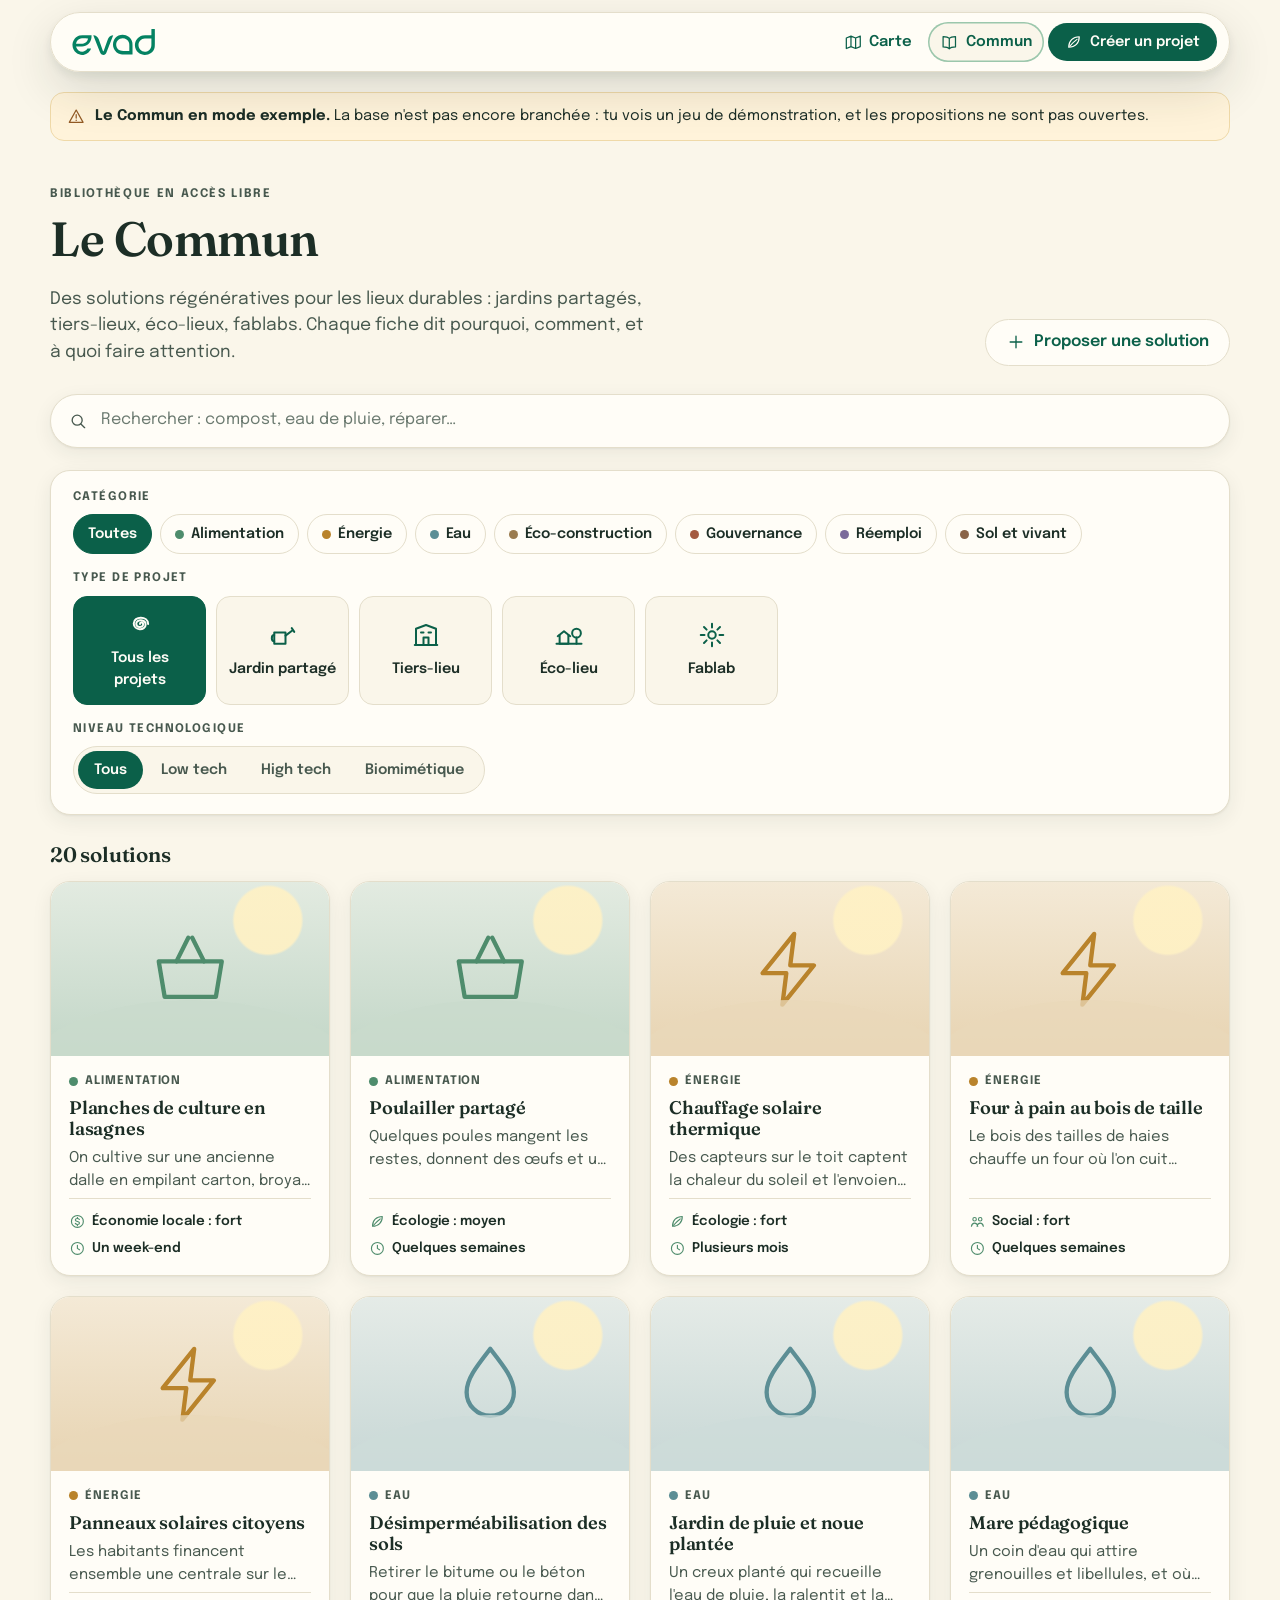
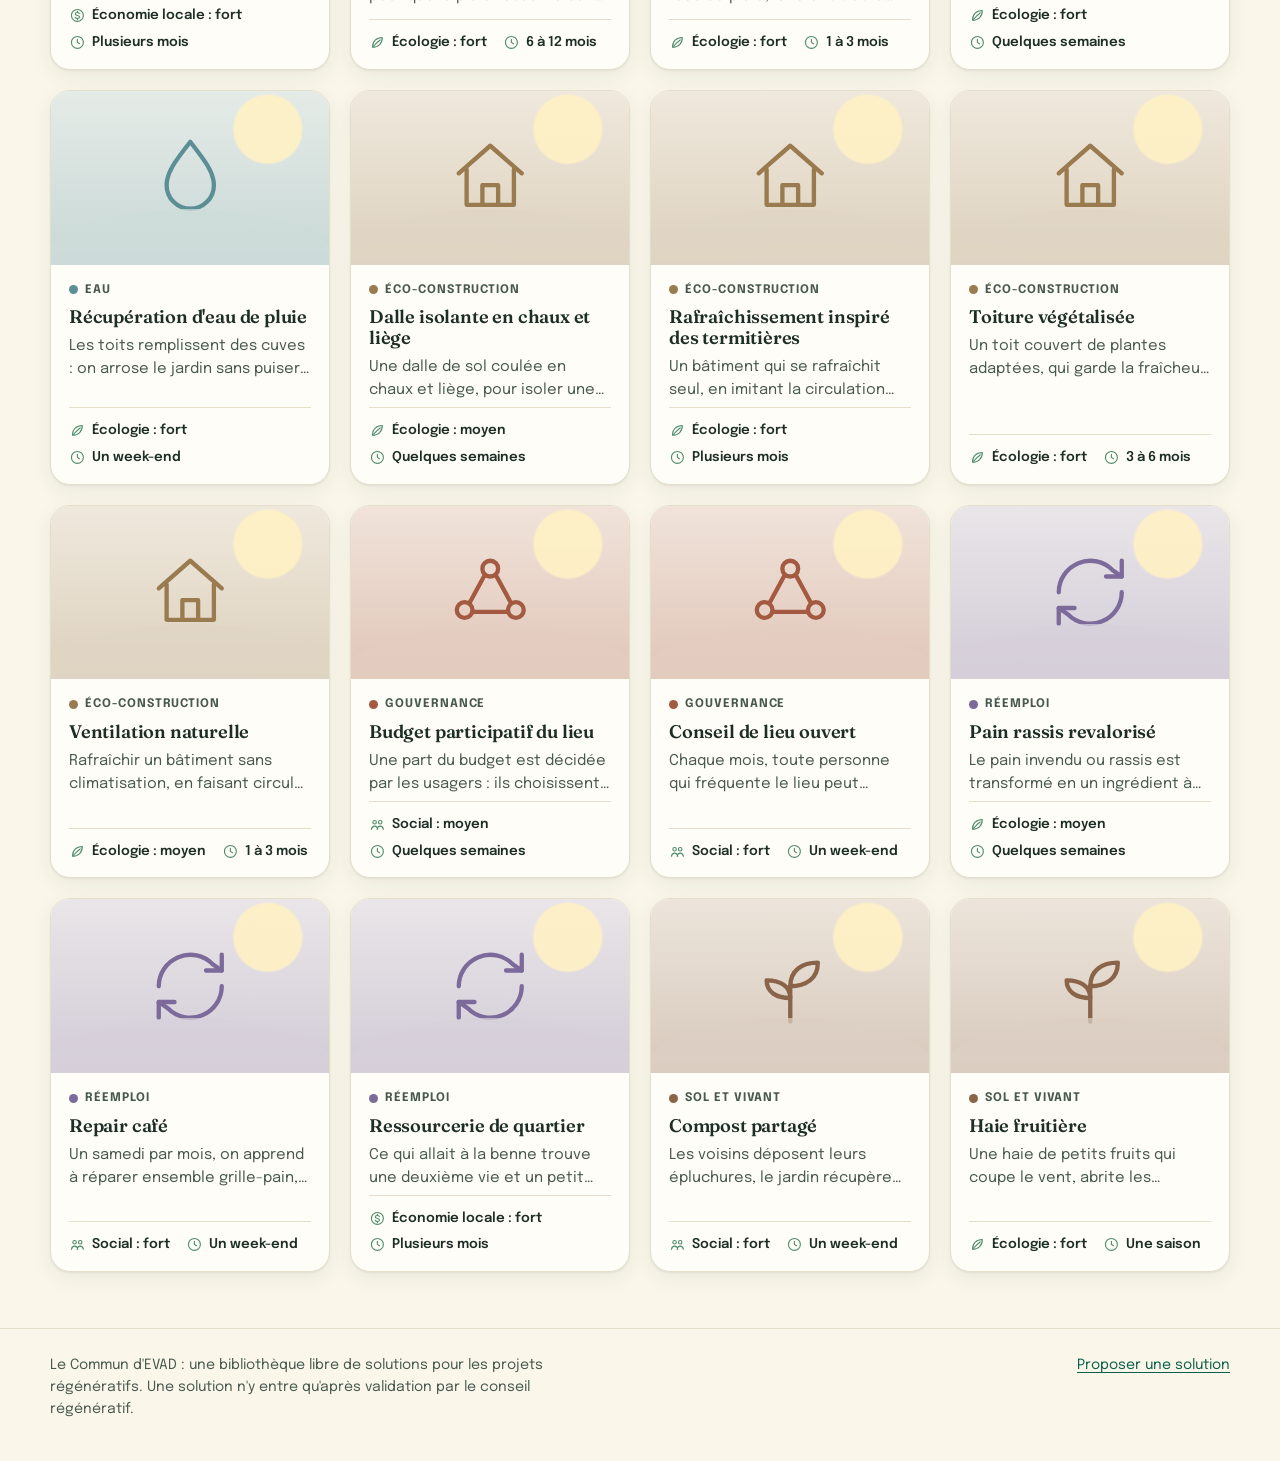
<file: le-commun/index.html>
<!doctype html>
<html lang="fr">
<head>
<meta charset="utf-8">
<meta name="viewport" content="width=device-width, initial-scale=1">
<title>Le Commun, EVAD</title>
<meta name="description" content="Le Commun d'EVAD : une bibliothèque libre de solutions régénératives pour les jardins partagés, tiers-lieux, éco-lieux et fablabs.">
<link rel="preconnect" href="https://fonts.googleapis.com">
<link rel="preconnect" href="https://fonts.gstatic.com" crossorigin>
<link rel="stylesheet" href="https://fonts.googleapis.com/css2?family=Epilogue:wght@400;500;600;700&family=Fraunces:ital,opsz,wght@0,9..144,500;0,9..144,600;0,9..144,700;1,9..144,500&display=swap">
<link rel="stylesheet" href="assets/css/styles.css">
<link rel="icon" type="image/svg+xml" href="assets/img/logo-evad.svg">
</head>
<body>
<a class="skip" href="#contenu">Aller au contenu</a>
<header class="entete">
  <a class="entete-logo" href="../index.html?intro=1" aria-label="EVAD, revenir à l'accueil"><img src="assets/img/logo-evad.svg" alt="EVAD" width="86" height="28"></a>
  <nav class="entete-nav" aria-label="Aller à">
    <a href="../index.html"><svg class="picto" viewBox="0 0 24 24" aria-hidden="true" focusable="false"><path d="M3 6.5l6-2.5 6 2.5 6-2.5v13.5l-6 2.5-6-2.5-6 2.5zM9 4v13.5M15 6.5V20"/></svg>Carte</a>
    <a href="index.html" aria-current="page"><svg class="picto" viewBox="0 0 24 24" aria-hidden="true" focusable="false"><path d="M12 7c-1.7-2-4.3-2.4-8-2.4V18c3.7 0 6.3.4 8 2.4 1.7-2 4.3-2.4 8-2.4V4.6c-3.7 0-6.3.4-8 2.4zM12 7v13.4"/></svg>Commun</a>
    <a class="btn btn-primaire" href="../rever.html"><svg class="picto" viewBox="0 0 24 24" aria-hidden="true" focusable="false"><path d="M5 19C5 10.5 10.5 5 19 5c0 8.5-5.5 14-14 14z"/><path d="M6.5 17.5C9.5 14 12.5 11 16 8.5"/></svg>Créer un projet</a>
  </nav>
</header>
<main id="contenu" class="conteneur">
  <div id="bandeau-mode" class="bandeau" role="status" hidden></div>
  <section class="hero">
    <div>
      <p class="surtitre">Bibliothèque en accès libre</p>
      <h1>Le Commun</h1>
      <p class="chapo">Des solutions régénératives pour les lieux durables : jardins partagés, tiers-lieux, éco-lieux, fablabs. Chaque fiche dit pourquoi, comment, et à quoi faire attention.</p>
    </div>
    <a class="btn btn-secondaire" href="proposer.html"><svg class="picto" viewBox="0 0 24 24" aria-hidden="true" focusable="false"><path d="M12 5v14M5 12h14"/></svg>Proposer une solution</a>
  </section>

  <form class="recherche" role="search" id="form-recherche">
    <label class="sr-only" for="q">Rechercher une solution</label>
    <svg class="picto" viewBox="0 0 24 24" aria-hidden="true" focusable="false"><circle cx="11" cy="11" r="6"/><path d="M20 20l-4.5-4.5"/></svg>
    <input id="q" name="q" type="search" placeholder="Rechercher : compost, eau de pluie, réparer…" autocomplete="off">
  </form>

  <section class="filtres" aria-label="Filtres">
    <div>
      <h2 class="filtre-titre" id="t-cat">Catégorie</h2>
      <div class="rangee" id="f-categorie" role="group" aria-labelledby="t-cat"></div>
    </div>
    <div>
      <h2 class="filtre-titre" id="t-type">Type de projet</h2>
      <div class="tuiles" id="f-type" role="group" aria-labelledby="t-type"></div>
    </div>
    <div>
      <h2 class="filtre-titre" id="t-niv">Niveau technologique</h2>
      <div class="segment" id="f-niveau" role="group" aria-labelledby="t-niv"></div>
    </div>
  </section>

  <div class="resultats-tete">
    <h2 id="compteur" aria-live="polite">Chargement des solutions…</h2>
    <a id="reinit" href="index.html" hidden>Réinitialiser les filtres</a>
  </div>
  <ul class="grille" id="grille" aria-label="Solutions">
    <li class="squelette" aria-hidden="true"></li><li class="squelette" aria-hidden="true"></li><li class="squelette" aria-hidden="true"></li>
  </ul>
  <div class="vide" id="vide" hidden>
    <p><strong>Aucune solution ne correspond à cette recherche.</strong></p>
    <p>Essaie un autre mot ou retire un filtre. Si la solution que tu cherches manque au Commun, propose-la.</p>
    <p><a class="btn btn-secondaire" href="index.html" id="reinit-2">Réinitialiser les filtres</a> <a class="btn btn-primaire" href="proposer.html">Proposer une solution</a></p>
  </div>
</main>
<footer class="pied">
  <div class="conteneur">
    <p>Le Commun d'EVAD : une bibliothèque libre de solutions pour les projets régénératifs. Une solution n'y entre qu'après validation par le conseil régénératif.</p>
    <p><a href="proposer.html">Proposer une solution</a></p>
  </div>
</footer>
<noscript><p class="conteneur">Le Commun a besoin de JavaScript pour afficher les solutions.</p></noscript>
<script src="assets/js/config.js"></script>
<script src="assets/js/picto.js"></script>
<script src="assets/vendor/fuse.min.js"></script>
<script src="assets/js/api.js"></script>
<script src="assets/js/ui.js"></script>
<script src="assets/js/liste.js"></script>
</body>
</html>
</file>
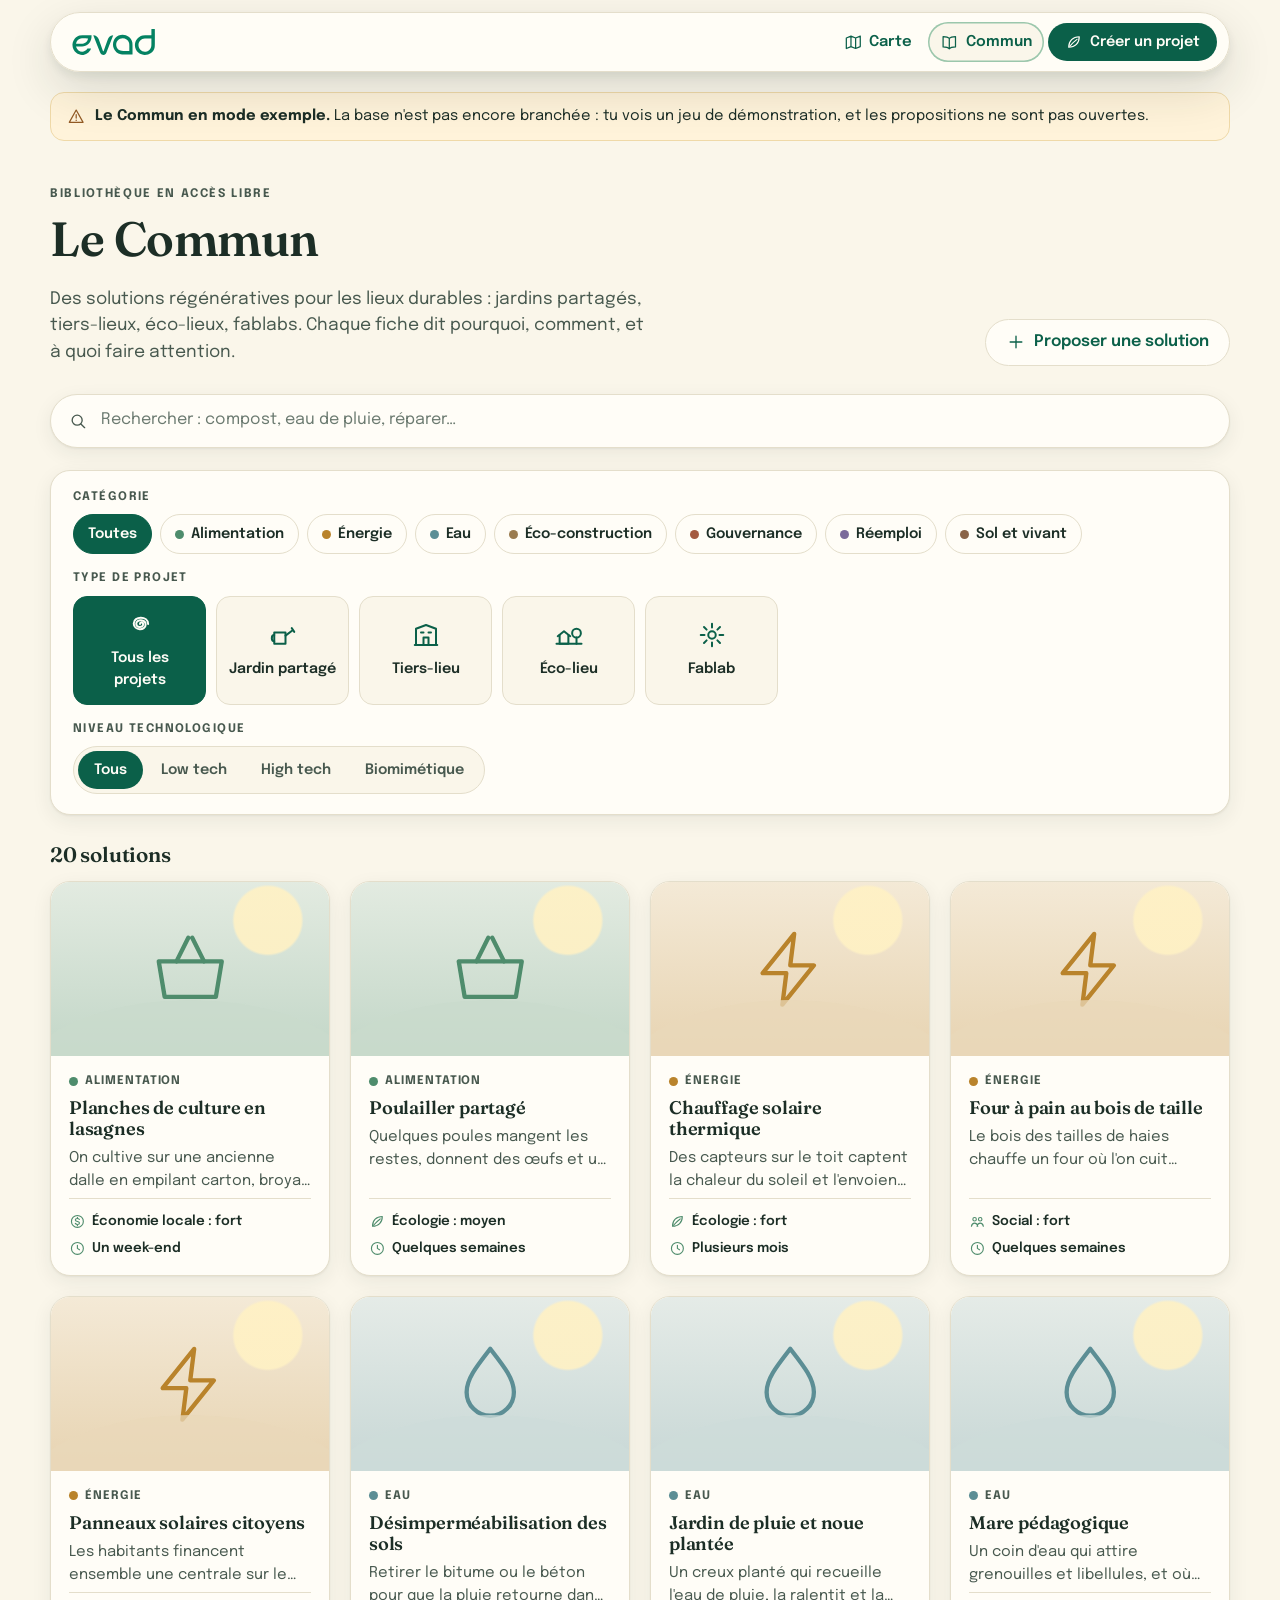
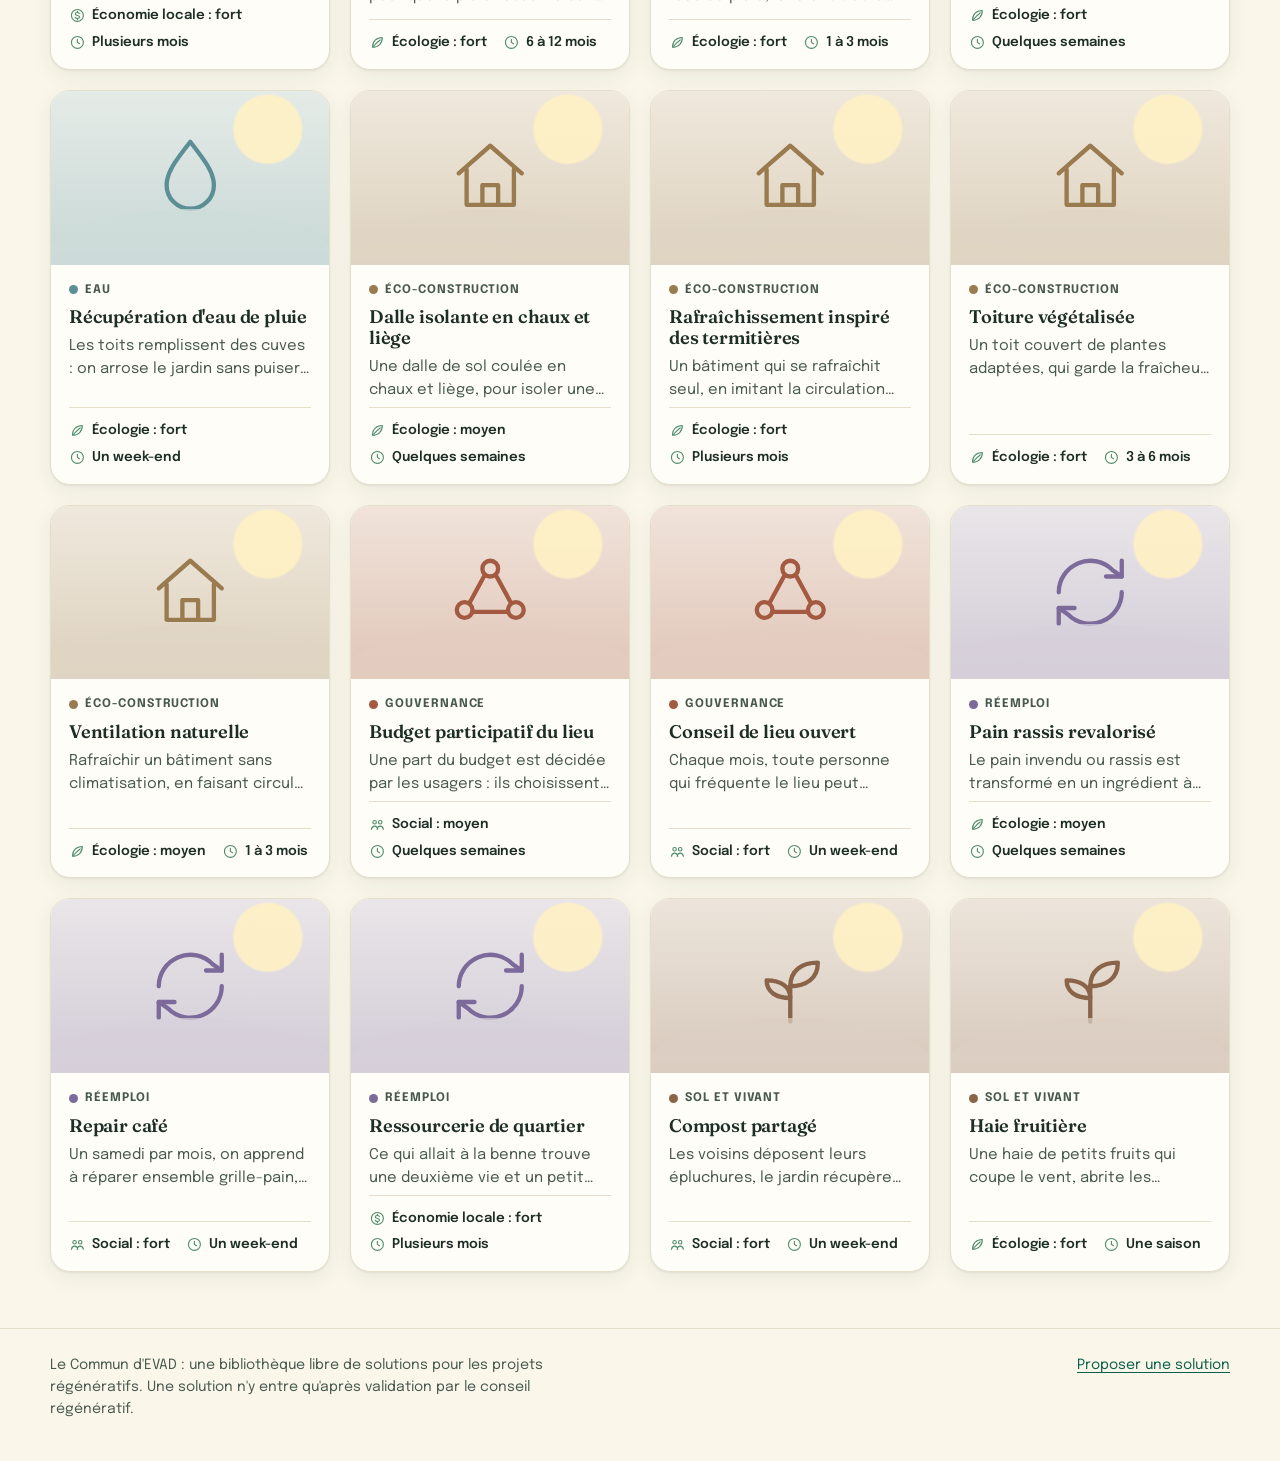
<file: commun.html>
<!doctype html>
<html lang="fr">
<head>
<meta charset="utf-8">
<meta name="viewport" content="width=device-width, initial-scale=1">
<title>Le Commun, EVAD</title>
<meta name="robots" content="noindex">
<script>
(function () {
  var sol = new URLSearchParams(location.search).get("sol");
  location.replace(sol ? "le-commun/solution.html?slug=" + encodeURIComponent(sol) : "le-commun/");
})();
</script>
<meta http-equiv="refresh" content="0; url=le-commun/">
</head>
<body>
<p>Le Commun a déménagé : <a href="le-commun/">ouvrir le Commun</a>.</p>
</body>
</html>
</file>
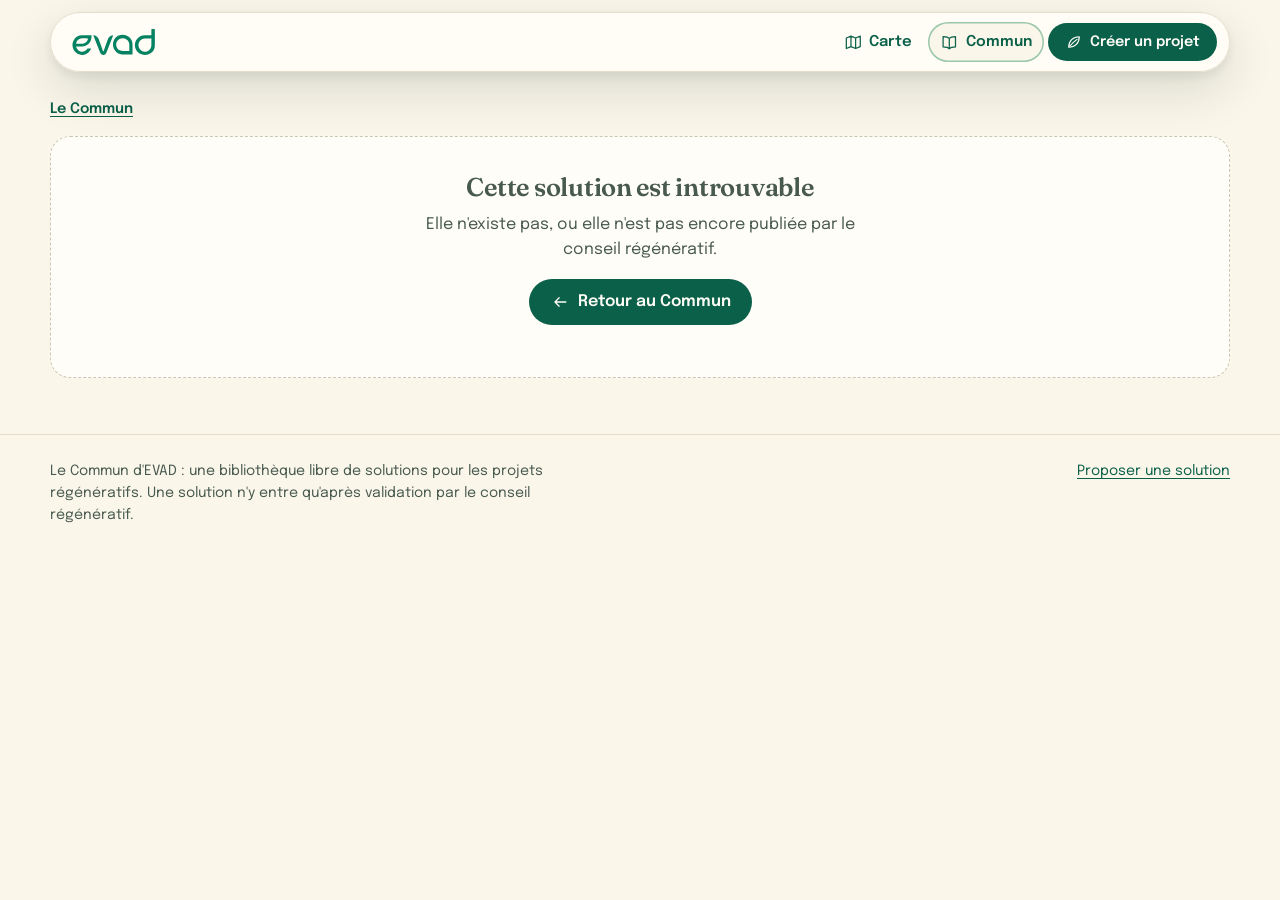
<file: le-commun/solution.html>
<!doctype html>
<html lang="fr">
<head>
<meta charset="utf-8">
<meta name="viewport" content="width=device-width, initial-scale=1">
<title>Solution, le Commun d'EVAD</title>
<meta name="description" content="Une fiche solution du Commun d'EVAD.">
<link rel="preconnect" href="https://fonts.googleapis.com">
<link rel="preconnect" href="https://fonts.gstatic.com" crossorigin>
<link rel="stylesheet" href="https://fonts.googleapis.com/css2?family=Epilogue:wght@400;500;600;700&family=Fraunces:ital,opsz,wght@0,9..144,500;0,9..144,600;0,9..144,700;1,9..144,500&display=swap">
<link rel="stylesheet" href="assets/css/styles.css">
<link rel="icon" type="image/svg+xml" href="assets/img/logo-evad.svg">
</head>
<body>
<a class="skip" href="#contenu">Aller au contenu</a>
<header class="entete">
  <a class="entete-logo" href="../index.html?intro=1" aria-label="EVAD, revenir à l'accueil"><img src="assets/img/logo-evad.svg" alt="EVAD" width="86" height="28"></a>
  <nav class="entete-nav" aria-label="Aller à">
    <a href="../index.html"><svg class="picto" viewBox="0 0 24 24" aria-hidden="true" focusable="false"><path d="M3 6.5l6-2.5 6 2.5 6-2.5v13.5l-6 2.5-6-2.5-6 2.5zM9 4v13.5M15 6.5V20"/></svg>Carte</a>
    <a href="index.html" aria-current="page"><svg class="picto" viewBox="0 0 24 24" aria-hidden="true" focusable="false"><path d="M12 7c-1.7-2-4.3-2.4-8-2.4V18c3.7 0 6.3.4 8 2.4 1.7-2 4.3-2.4 8-2.4V4.6c-3.7 0-6.3.4-8 2.4zM12 7v13.4"/></svg>Commun</a>
    <a class="btn btn-primaire" href="../rever.html"><svg class="picto" viewBox="0 0 24 24" aria-hidden="true" focusable="false"><path d="M5 19C5 10.5 10.5 5 19 5c0 8.5-5.5 14-14 14z"/><path d="M6.5 17.5C9.5 14 12.5 11 16 8.5"/></svg>Créer un projet</a>
  </nav>
</header>
<main id="contenu" class="conteneur">
  <div id="bandeau-mode" class="bandeau" role="status" hidden></div>
  <div id="fiche" aria-live="polite"><p class="fil"><a href="index.html">Le Commun</a></p><div class="squelette" aria-hidden="true"></div></div>
</main>
<footer class="pied">
  <div class="conteneur">
    <p>Le Commun d'EVAD : une bibliothèque libre de solutions pour les projets régénératifs. Une solution n'y entre qu'après validation par le conseil régénératif.</p>
    <p><a href="proposer.html">Proposer une solution</a></p>
  </div>
</footer>
<noscript><p class="conteneur">Le Commun a besoin de JavaScript pour afficher les solutions.</p></noscript>
<script src="assets/js/config.js"></script>
<script src="assets/js/picto.js"></script>
<script src="assets/js/api.js"></script>
<script src="assets/js/ui.js"></script>
<script src="assets/js/fiche.js"></script>
</body>
</html>
</file>
<file: le-commun/assets/css/styles.css>
/* Le Commun d'EVAD. Solarpunk sobre, palette de la démo EVAD. Fraunces pour les titres, Epilogue pour le texte. */
:root {
  --encre: #1C2E26;
  --foret: #0B6049;
  --mousse: #4E8C6C;
  --fougere: #9BC7AC;
  --creme: #FAF6EA;
  --blanc: #FFFDF7;
  --ambre: #D59154;
  --ambre-fonce: #935A24;
  --terre-fonce: #9A4B30;
  --gris: #CBC6B4;
  --bord: #E4DECB;
  --texte-2: #48594F;
  --ombre: 0 1px 2px rgba(28, 46, 38, .06), 0 6px 20px rgba(28, 46, 38, .07);
  --ombre-haute: 0 4px 10px rgba(28, 46, 38, .08), 0 18px 48px rgba(28, 46, 38, .14);
  --r: 14px;
  --r-lg: 20px;
  --f-titre: "Fraunces", Georgia, "Times New Roman", serif;
  --f-texte: "Epilogue", system-ui, -apple-system, "Segoe UI", Roboto, sans-serif;
  --large: 1180px;
}
*, *::before, *::after { box-sizing: border-box; }
html { -webkit-text-size-adjust: 100%; }
body { margin: 0; background: var(--creme); color: var(--encre); font-family: var(--f-texte); font-size: 16px; line-height: 1.55; }
h1, h2, h3 { font-family: var(--f-titre); font-weight: 600; line-height: 1.15; margin: 0 0 .4em; letter-spacing: -.01em; }
h1 { font-size: clamp(2rem, 4.5vw, 3rem); }
h2 { font-size: 1.45rem; }
h3 { font-size: 1.12rem; }
p { margin: 0 0 1em; }
a { color: var(--foret); text-underline-offset: 3px; }
a:hover { color: var(--encre); }
img { max-width: 100%; display: block; }
button, input, select, textarea { font: inherit; color: inherit; }
:focus-visible { outline: 3px solid var(--ambre-fonce); outline-offset: 2px; border-radius: 6px; }
.sr-only { position: absolute; width: 1px; height: 1px; margin: -1px; overflow: hidden; clip: rect(0 0 0 0); white-space: nowrap; }
.skip { position: absolute; left: 12px; top: -60px; z-index: 100; background: var(--foret); color: var(--blanc); padding: 10px 16px; border-radius: 999px; }
.skip:focus { top: 12px; color: var(--blanc); }
.picto { width: 1.25em; height: 1.25em; flex: none; fill: none; stroke: currentColor; stroke-width: 1.6; stroke-linecap: round; stroke-linejoin: round; }
.conteneur { width: min(var(--large), 100% - 32px); margin-inline: auto; }

/* ---------- en-tête en pilule, comme dans l'application ---------- */
.entete { position: sticky; top: 12px; z-index: 50; width: min(var(--large), 100% - 32px); margin: 12px auto 0; min-height: 60px; padding: 8px 12px 8px 20px;
  display: flex; align-items: center; justify-content: space-between; gap: 12px; flex-wrap: wrap;
  background: rgba(255, 253, 247, .94); -webkit-backdrop-filter: blur(10px); backdrop-filter: blur(10px);
  border: 1px solid var(--bord); border-radius: 999px; box-shadow: var(--ombre-haute); }
.entete-logo { display: flex; align-items: center; }
.entete-logo img { height: 28px; width: auto; }
.entete-nav { display: flex; align-items: center; gap: 4px; flex-wrap: wrap; }
.entete-nav a { display: inline-flex; align-items: center; gap: 7px; padding: 8px 12px; border-radius: 999px; font-weight: 600; font-size: .93rem; text-decoration: none; color: var(--foret); }
.entete-nav a:hover { background: var(--creme); }
.entete-nav a[aria-current="page"] { background: var(--creme); box-shadow: inset 0 0 0 1.5px var(--fougere); }

/* ---------- boutons ---------- */
.btn { display: inline-flex; align-items: center; justify-content: center; gap: 8px; min-height: 44px; padding: 10px 20px; border-radius: 999px; border: 1.5px solid transparent;
  font-weight: 600; text-decoration: none; cursor: pointer; transition: background .15s, border-color .15s, transform .15s; }
.btn-primaire { background: var(--foret); color: var(--blanc); }
.btn-primaire:hover { background: var(--encre); color: var(--blanc); }
.btn-secondaire { background: var(--blanc); color: var(--foret); border-color: var(--bord); }
.btn-secondaire:hover { border-color: var(--mousse); color: var(--encre); }
.btn[disabled] { opacity: .55; cursor: not-allowed; }
.entete-nav .btn { min-height: 38px; padding: 6px 16px; font-size: .9rem; color: var(--blanc); }
.entete-nav .btn:hover { background: var(--encre); }
.lien-bouton { background: none; border: 0; padding: 0; color: var(--foret); text-decoration: underline; text-underline-offset: 3px; cursor: pointer; font-weight: 600; }

/* ---------- bandeau du mode exemple ---------- */
.bandeau { display: flex; gap: 10px; align-items: flex-start; margin: 20px 0 0; padding: 12px 16px; background: #FFF3DA; border: 1px solid #EFD9A8; border-radius: var(--r); font-size: .92rem; }
.bandeau .picto { color: var(--ambre-fonce); margin-top: 2px; }
.bandeau[hidden] { display: none; }

/* ---------- écran 1 : la liste ---------- */
.hero { padding: 44px 0 20px; display: grid; grid-template-columns: minmax(0, 1fr) auto; gap: 20px; align-items: end; }
.surtitre { font-size: .74rem; font-weight: 700; letter-spacing: .14em; text-transform: uppercase; color: var(--texte-2); margin: 0 0 8px; }
.hero p.chapo { font-size: 1.08rem; color: var(--texte-2); max-width: 60ch; margin: 0; }
.recherche { position: relative; margin: 8px 0 22px; }
.recherche .picto { position: absolute; left: 18px; top: 50%; transform: translateY(-50%); color: var(--texte-2); pointer-events: none; }
.recherche input { width: 100%; min-height: 54px; padding: 12px 20px 12px 50px; border: 1.5px solid var(--bord); border-radius: 999px; background: var(--blanc); box-shadow: var(--ombre); }
.recherche input::placeholder { color: #6B7A70; }
.recherche input:focus { outline: none; border-color: var(--foret); box-shadow: 0 0 0 3px rgba(11, 96, 73, .18), var(--ombre); }
.filtres { display: grid; gap: 18px; padding: 20px 22px; background: var(--blanc); border: 1px solid var(--bord); border-radius: var(--r-lg); box-shadow: var(--ombre); }
.filtre-titre { font-family: var(--f-texte); font-size: .74rem; font-weight: 700; letter-spacing: .12em; text-transform: uppercase; color: var(--texte-2); margin: 0 0 10px; }
.rangee { display: flex; flex-wrap: wrap; gap: 8px; }
.pastille { display: inline-flex; align-items: center; gap: 7px; min-height: 40px; padding: 7px 14px; border-radius: 999px; border: 1.5px solid var(--bord); background: var(--blanc); font-weight: 600; font-size: .9rem; cursor: pointer; }
.pastille .point { width: 9px; height: 9px; border-radius: 50%; background: var(--cat, var(--mousse)); }
.pastille:hover { border-color: var(--mousse); }
.pastille[aria-pressed="true"] { background: var(--foret); border-color: var(--foret); color: var(--blanc); }
.pastille[aria-pressed="true"] .point { background: var(--blanc); }
.tuiles { display: grid; grid-template-columns: repeat(auto-fill, minmax(132px, 1fr)); gap: 10px; }
.tuile { display: flex; flex-direction: column; align-items: center; justify-content: center; gap: 8px; min-height: 92px; padding: 12px 10px; text-align: center;
  border: 1.5px solid var(--bord); border-radius: var(--r); background: var(--creme); font-weight: 600; font-size: .9rem; cursor: pointer; }
.tuile .picto { width: 30px; height: 30px; color: var(--foret); }
.tuile:hover { border-color: var(--mousse); }
.tuile[aria-pressed="true"] { background: var(--foret); border-color: var(--foret); color: var(--blanc); }
.tuile[aria-pressed="true"] .picto { color: var(--blanc); }
.segment { display: inline-flex; flex-wrap: wrap; padding: 4px; gap: 2px; background: var(--creme); border: 1px solid var(--bord); border-radius: 999px; }
.segment button { min-height: 38px; padding: 6px 16px; border: 0; border-radius: 999px; background: none; font-weight: 600; font-size: .9rem; cursor: pointer; color: var(--texte-2); }
.segment button[aria-pressed="true"] { background: var(--foret); color: var(--blanc); }
.resultats-tete { display: flex; align-items: baseline; justify-content: space-between; gap: 12px; flex-wrap: wrap; margin: 28px 0 14px; }
.resultats-tete h2 { margin: 0; font-size: 1.3rem; }
.grille { list-style: none; margin: 0; padding: 0; display: grid; grid-template-columns: repeat(auto-fill, minmax(262px, 1fr)); gap: 20px; }
.carte { display: flex; flex-direction: column; height: 100%; background: var(--blanc); border: 1px solid var(--bord); border-radius: var(--r-lg); overflow: hidden; text-decoration: none; color: var(--encre);
  box-shadow: var(--ombre); transition: transform .15s ease, box-shadow .15s ease, border-color .15s; }
.carte:hover { transform: translateY(-3px); box-shadow: var(--ombre-haute); border-color: var(--fougere); color: var(--encre); }
.carte-visuel { display: block; aspect-ratio: 16 / 10; background: var(--creme); overflow: hidden; }
.visuel-img { width: 100%; height: 100%; object-fit: cover; }
.illu { display: grid; place-items: center; width: 100%; height: 100%; color: var(--cat);
  background: radial-gradient(circle at 78% 22%, rgba(255, 241, 196, .9) 0 13%, transparent 14%), linear-gradient(180deg, color-mix(in srgb, var(--cat) 16%, #FFFDF7) 0%, color-mix(in srgb, var(--cat) 34%, #FFFDF7) 100%); }
.illu-picto { width: 34%; height: auto; max-width: 110px; stroke-width: 1.1; position: relative; }
/* une colline au pied de l'illustration, pour poser le pictogramme dans un paysage */
.illu { position: relative; overflow: hidden; }
.illu::after { content: ""; position: absolute; left: -10%; right: -10%; bottom: -58%; height: 90%; border-radius: 50%; background: color-mix(in srgb, var(--cat) 30%, #FFFDF7); opacity: .75; }
.fiche-visuel .illu-picto { width: 30%; max-width: 190px; stroke-width: .9; }
.carte-corps { display: flex; flex-direction: column; gap: 6px; padding: 16px 18px 16px; flex: 1; }
.cat { display: inline-flex; align-items: center; gap: 7px; font-size: .74rem; font-weight: 700; letter-spacing: .08em; text-transform: uppercase; color: var(--texte-2); }
.cat-pastille { width: 9px; height: 9px; border-radius: 50%; background: var(--cat); }
.carte-titre { font-size: 1.14rem; margin: 2px 0 0; }
.carte-desc { color: var(--texte-2); font-size: .93rem; display: -webkit-box; -webkit-line-clamp: 2; -webkit-box-orient: vertical; overflow: hidden; }
.carte-pied { display: flex; flex-wrap: wrap; gap: 6px 16px; margin-top: auto; padding-top: 12px; border-top: 1px solid var(--bord); font-size: .84rem; font-weight: 600; }
.repere { display: inline-flex; align-items: center; gap: 6px; }
.repere .picto { color: var(--mousse); }
.vide { padding: 36px 24px; text-align: center; background: var(--blanc); border: 1px dashed var(--gris); border-radius: var(--r-lg); color: var(--texte-2); }
.vide p { max-width: 52ch; margin-inline: auto; }
.squelette { min-height: 320px; border-radius: var(--r-lg); background: linear-gradient(100deg, #F1ECDB 30%, #F8F4E7 50%, #F1ECDB 70%); background-size: 200% 100%; animation: balayage 1.4s linear infinite; }
@keyframes balayage { to { background-position: -200% 0; } }

/* ---------- écran 2 : la fiche ---------- */
.fil { display: flex; align-items: center; gap: 8px; flex-wrap: wrap; margin: 26px 0 16px; font-size: .9rem; color: var(--texte-2); }
.fil a { font-weight: 600; }
.fiche-tete { display: grid; grid-template-columns: minmax(0, 1.05fr) minmax(0, 1fr); gap: 32px; align-items: center; }
.fiche-visuel { aspect-ratio: 16 / 11; border-radius: var(--r-lg); overflow: hidden; border: 1px solid var(--bord); box-shadow: var(--ombre); background: var(--blanc); }
.fiche-etiquettes { display: flex; flex-wrap: wrap; gap: 8px; align-items: center; margin-bottom: 12px; }
.badge { display: inline-flex; align-items: center; gap: 6px; padding: 4px 12px; border-radius: 999px; border: 1px solid var(--bord); background: var(--blanc); font-size: .8rem; font-weight: 600; }
.badge .picto { width: 1.05em; height: 1.05em; color: var(--mousse); }
.fiche-desc { font-size: 1.1rem; color: var(--texte-2); }
.reperes { list-style: none; margin: 18px 0 22px; padding: 0; display: grid; grid-template-columns: repeat(2, minmax(0, 1fr)); gap: 10px; }
.reperes li { display: flex; align-items: center; gap: 12px; padding: 12px 14px; background: var(--blanc); border: 1px solid var(--bord); border-radius: var(--r); }
.reperes .picto { width: 26px; height: 26px; color: var(--foret); }
.repere-nom { display: block; font-size: .72rem; font-weight: 700; letter-spacing: .1em; text-transform: uppercase; color: var(--texte-2); }
.repere-val { display: flex; align-items: center; gap: 8px; font-weight: 600; }
.jauge { display: inline-flex; gap: 3px; }
.jauge i { width: 14px; height: 6px; border-radius: 3px; background: var(--bord); }
.jauge i.on { background: var(--mousse); }
.fiche-actions { display: flex; flex-wrap: wrap; align-items: center; gap: 10px 16px; }
.note { font-size: .86rem; color: var(--texte-2); margin: 0; }
.onglets { display: flex; gap: 4px; margin: 36px 0 0; padding: 5px; overflow-x: auto; background: var(--blanc); border: 1px solid var(--bord); border-radius: 999px; box-shadow: var(--ombre); scrollbar-width: thin; }
.onglets button { flex: none; display: inline-flex; align-items: center; gap: 7px; min-height: 42px; padding: 8px 18px; border: 0; border-radius: 999px; background: none; font-weight: 600; font-size: .93rem; color: var(--texte-2); cursor: pointer; white-space: nowrap; }
.onglets button:hover { color: var(--encre); background: var(--creme); }
.onglets button[aria-selected="true"] { background: var(--foret); color: var(--blanc); }
.panneau { margin-top: 20px; padding: 26px 28px; background: var(--blanc); border: 1px solid var(--bord); border-radius: var(--r-lg); box-shadow: var(--ombre); }
.panneau[hidden] { display: none; }
.panneau h2 { font-size: 1.25rem; margin-top: 1.3em; }
.panneau h2:first-child { margin-top: 0; }
.panneau p { max-width: 72ch; }
.liste-types { list-style: none; margin: 0; padding: 0; display: flex; flex-wrap: wrap; gap: 10px; }
.liste-types li { display: inline-flex; align-items: center; gap: 9px; padding: 10px 16px; background: var(--creme); border: 1px solid var(--bord); border-radius: var(--r); font-weight: 600; font-size: .92rem; }
.liste-types .picto { width: 24px; height: 24px; color: var(--foret); }
.liste-lieux { list-style: none; margin: 0; padding: 0; display: grid; gap: 8px; }
.liste-lieux a { display: flex; align-items: center; justify-content: space-between; gap: 12px; padding: 12px 16px; border: 1px solid var(--bord); border-radius: var(--r); text-decoration: none; color: var(--encre); background: var(--creme); }
.liste-lieux a:hover { border-color: var(--mousse); }
.liste-lieux small { color: var(--texte-2); }
.statut { font-size: .78rem; font-weight: 700; padding: 3px 10px; border-radius: 999px; background: var(--blanc); border: 1px solid var(--bord); white-space: nowrap; }
.complementaires { display: grid; grid-template-columns: repeat(auto-fill, minmax(250px, 1fr)); gap: 12px; }
.petite-carte { display: flex; gap: 12px; align-items: flex-start; padding: 14px 16px; border: 1px solid var(--bord); border-left: 4px solid var(--cat); border-radius: var(--r); background: var(--creme); text-decoration: none; color: var(--encre); }
.petite-carte:hover { border-color: var(--mousse); border-left-color: var(--cat); color: var(--encre); }
.petite-carte-picto .picto { width: 26px; height: 26px; color: var(--cat); }
.petite-carte-desc { display: -webkit-box; -webkit-line-clamp: 2; -webkit-box-orient: vertical; overflow: hidden; font-size: .86rem; color: var(--texte-2); }
.tableau-defile { overflow-x: auto; }
table { width: 100%; border-collapse: collapse; font-size: .95rem; }
caption { text-align: left; font-size: .86rem; color: var(--texte-2); padding-bottom: 10px; }
th, td { text-align: left; padding: 12px 14px; border-bottom: 1px solid var(--bord); vertical-align: top; }
thead th { font-size: .72rem; letter-spacing: .1em; text-transform: uppercase; color: var(--texte-2); }
tbody th { font-weight: 600; }
td.absent { color: var(--texte-2); font-style: italic; }
.etapes { margin: 0; padding: 0; list-style: none; counter-reset: etape; display: grid; gap: 12px; }
.etapes li { counter-increment: etape; display: grid; grid-template-columns: 40px minmax(0, 1fr); gap: 14px; align-items: start; }
.etapes li::before { content: counter(etape); display: grid; place-items: center; width: 40px; height: 40px; border-radius: 50%; background: var(--foret); color: var(--blanc); font-family: var(--f-titre); font-weight: 600; }
.etapes li p { margin: 8px 0 0; }
.vigilance { display: flex; gap: 12px; margin-top: 24px; padding: 16px 18px; background: #FFF3DA; border: 1px solid #EFD9A8; border-radius: var(--r); }
.vigilance .picto { width: 24px; height: 24px; color: var(--ambre-fonce); margin-top: 2px; }
.vigilance h2 { font-size: 1.05rem; margin: 0 0 4px; }
.vigilance p { margin: 0; }
.oups { margin: 0; display: grid; gap: 12px; }
.oups div { padding: 16px 18px; background: var(--creme); border: 1px solid var(--bord); border-radius: var(--r); }
.oups dt { font-weight: 700; margin-bottom: 4px; }
.oups dd { margin: 0; color: var(--texte-2); }
.mentions { margin: 28px 0 0; padding: 18px 22px; border: 1px dashed var(--gris); border-radius: var(--r); font-size: .9rem; color: var(--texte-2); }
.mentions h2 { font-family: var(--f-texte); font-size: .74rem; letter-spacing: .12em; text-transform: uppercase; color: var(--texte-2); margin: 0 0 6px; }
.mentions p { margin: 0 0 6px; max-width: 80ch; }
.mentions a { display: inline-flex; align-items: center; gap: 6px; font-weight: 600; }

/* ---------- écran 3 : proposer ---------- */
.etroit { width: min(720px, 100% - 32px); margin-inline: auto; }
.bloc { padding: 26px 28px; background: var(--blanc); border: 1px solid var(--bord); border-radius: var(--r-lg); box-shadow: var(--ombre); margin-bottom: 20px; }
.champ { display: grid; gap: 6px; margin-bottom: 18px; }
.champ label, .champ legend { font-weight: 600; }
.aide { font-size: .86rem; color: var(--texte-2); margin: 0; }
.champ input[type="text"], .champ input[type="email"], .champ input[type="password"], .champ select, .champ textarea {
  width: 100%; min-height: 46px; padding: 10px 14px; border: 1.5px solid var(--bord); border-radius: 12px; background: var(--creme); }
.champ textarea { min-height: 150px; resize: vertical; }
.champ input:focus, .champ select:focus, .champ textarea:focus { outline: none; border-color: var(--foret); background: var(--blanc); box-shadow: 0 0 0 3px rgba(11, 96, 73, .18); }
.champ [aria-invalid="true"] { border-color: var(--terre-fonce); }
fieldset.champ { border: 0; padding: 0; margin-inline: 0; }
.cases { display: grid; grid-template-columns: repeat(auto-fill, minmax(190px, 1fr)); gap: 8px; }
.case { display: flex; align-items: center; gap: 10px; min-height: 46px; padding: 8px 14px; border: 1.5px solid var(--bord); border-radius: 12px; background: var(--creme); cursor: pointer; font-weight: 500; }
.case input { width: 18px; height: 18px; accent-color: var(--foret); }
.case .picto { color: var(--foret); }
.erreur { color: var(--terre-fonce); font-weight: 600; margin: 0 0 12px; }
.succes { padding: 16px 18px; background: #E3F0E7; border: 1px solid var(--fougere); border-radius: var(--r); margin-bottom: 16px; }
.compte { display: flex; align-items: center; justify-content: space-between; gap: 12px; flex-wrap: wrap; font-size: .9rem; color: var(--texte-2); margin-bottom: 16px; }
.mes-propositions { list-style: none; margin: 0; padding: 0; display: grid; gap: 8px; }
.mes-propositions li { display: flex; justify-content: space-between; gap: 12px; flex-wrap: wrap; padding: 12px 16px; background: var(--creme); border: 1px solid var(--bord); border-radius: var(--r); }
.bascule { display: inline-flex; padding: 4px; gap: 2px; margin-bottom: 18px; background: var(--creme); border: 1px solid var(--bord); border-radius: 999px; }
.bascule button { min-height: 38px; padding: 6px 16px; border: 0; border-radius: 999px; background: none; font-weight: 600; font-size: .9rem; cursor: pointer; color: var(--texte-2); }
.bascule button[aria-pressed="true"] { background: var(--foret); color: var(--blanc); }

/* ---------- pied de page ---------- */
.pied { margin-top: 56px; padding: 26px 0 40px; border-top: 1px solid var(--bord); font-size: .88rem; color: var(--texte-2); }
.pied .conteneur { display: flex; flex-wrap: wrap; justify-content: space-between; gap: 10px 24px; }
.pied p { margin: 0; max-width: 70ch; }

@media (max-width: 860px) {
  .hero { grid-template-columns: 1fr; padding-top: 30px; }
  .fiche-tete { grid-template-columns: 1fr; gap: 20px; }
  .panneau, .bloc { padding: 20px 18px; }
  .filtres { padding: 16px; }
}
@media (max-width: 560px) {
  .entete { position: static; border-radius: 22px; padding: 8px 12px; gap: 6px; }
  .entete-logo img { height: 24px; }
  .entete-nav { gap: 2px; }
  .entete-nav a { padding: 6px 9px; font-size: .86rem; }
  .entete-nav .btn { min-height: 34px; padding: 5px 12px; font-size: .84rem; }
  .reperes { grid-template-columns: 1fr; }
  .tuiles { grid-template-columns: repeat(2, minmax(0, 1fr)); }
  .onglets { border-radius: 22px; }
}
@media (prefers-reduced-motion: reduce) {
  *, *::before, *::after { transition: none !important; animation: none !important; }
  html { scroll-behavior: auto; }
}
</file>
